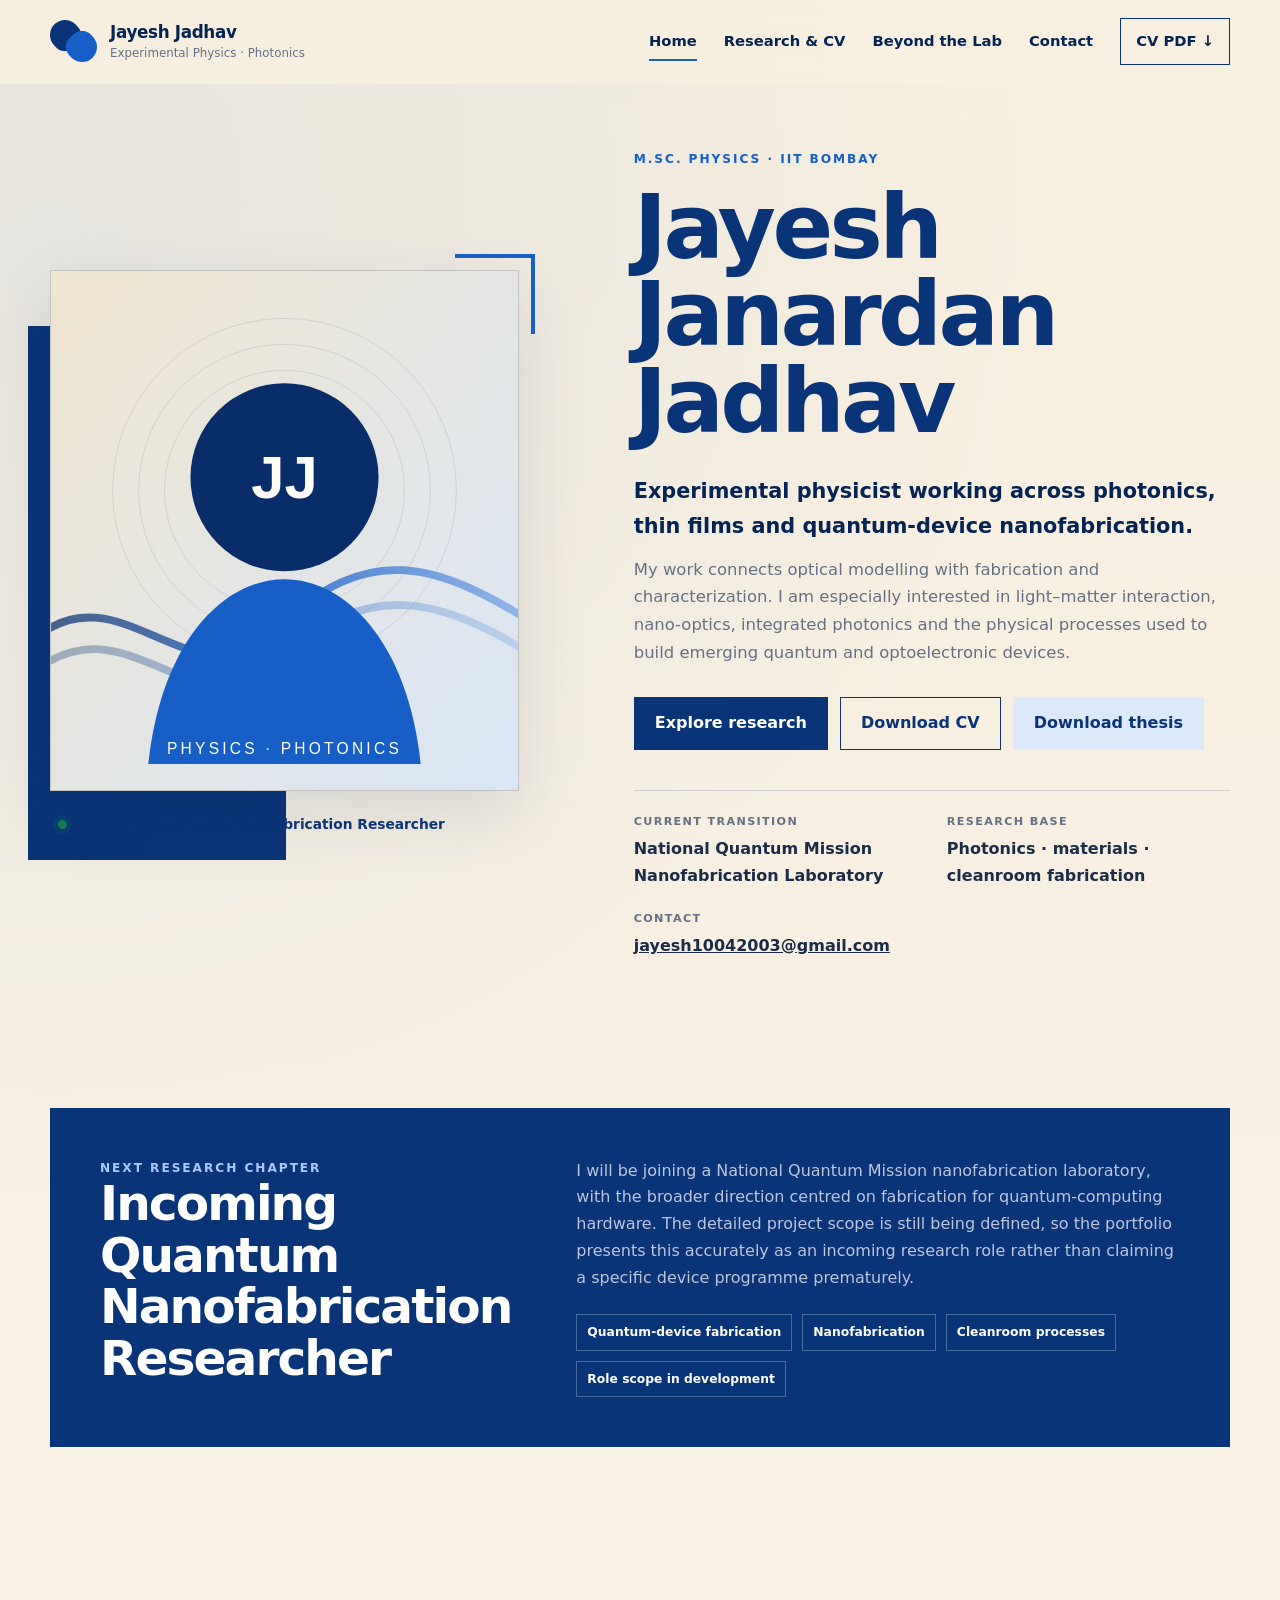
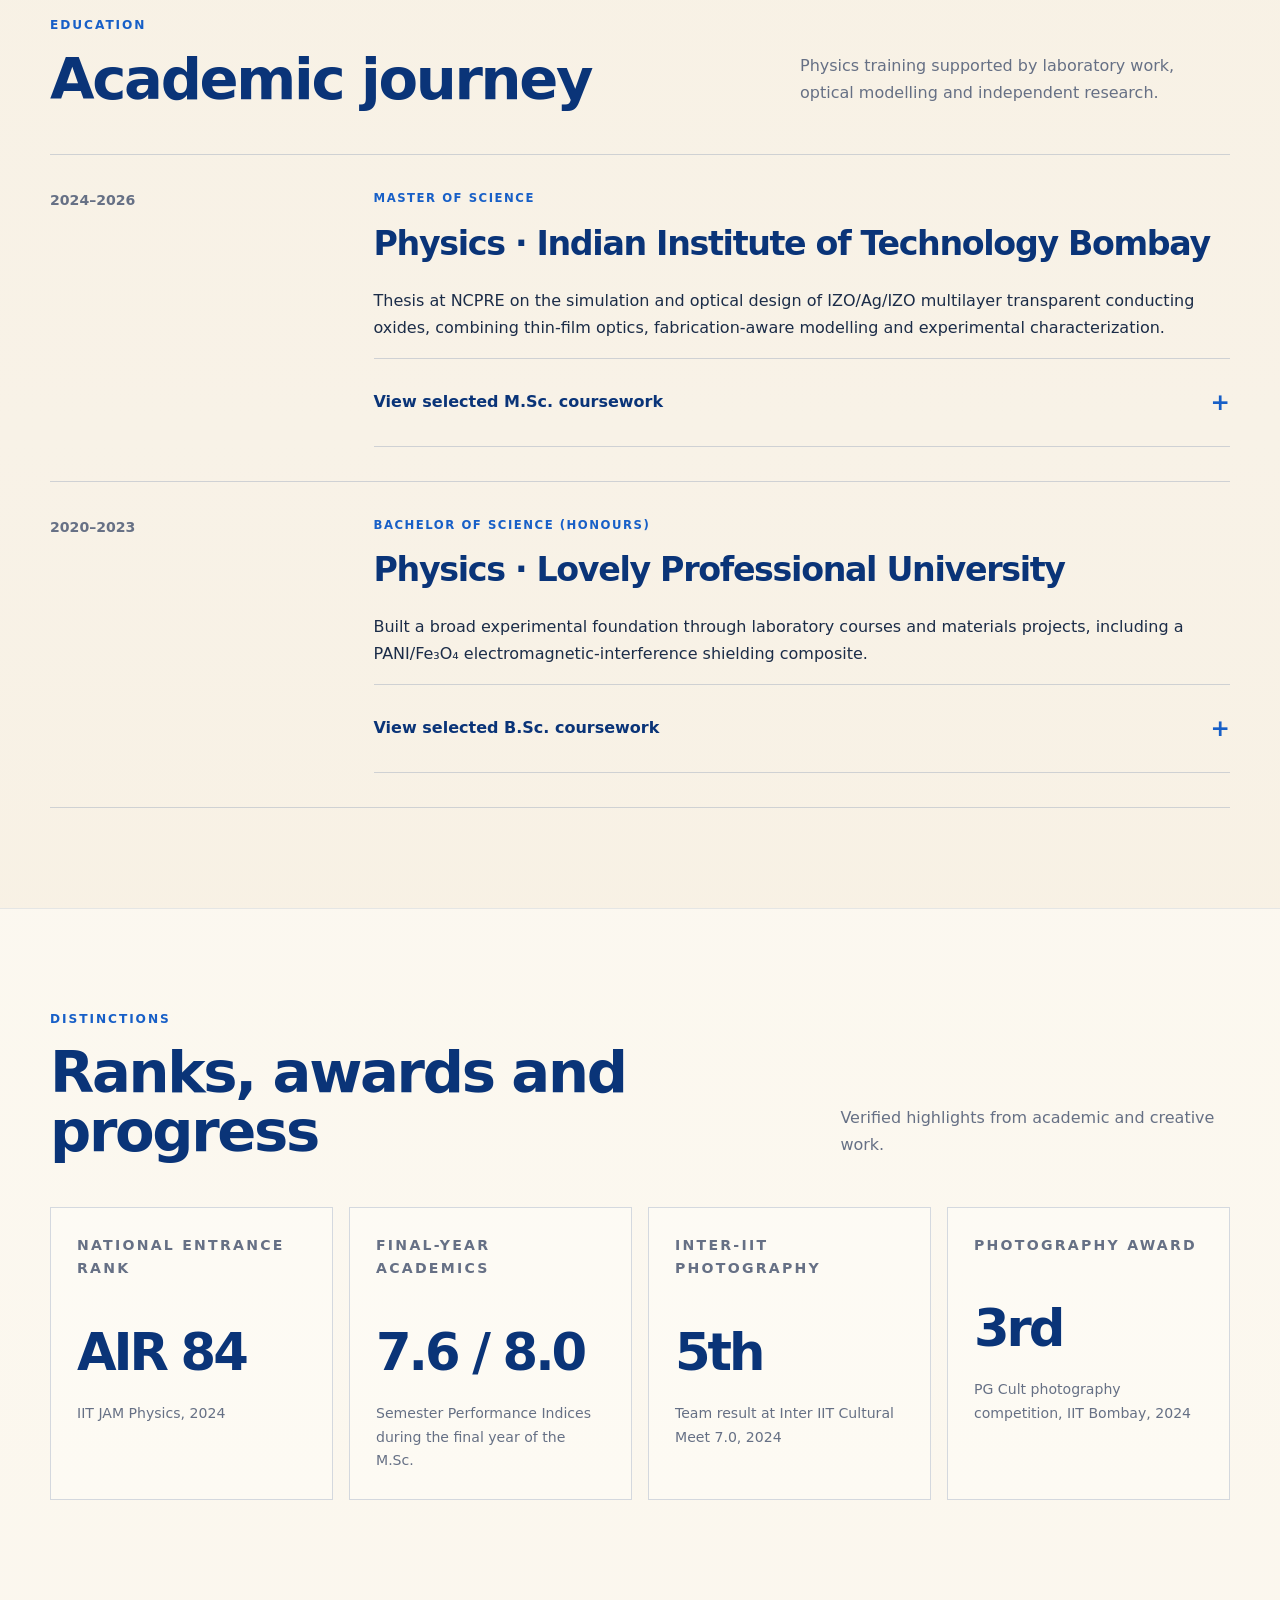
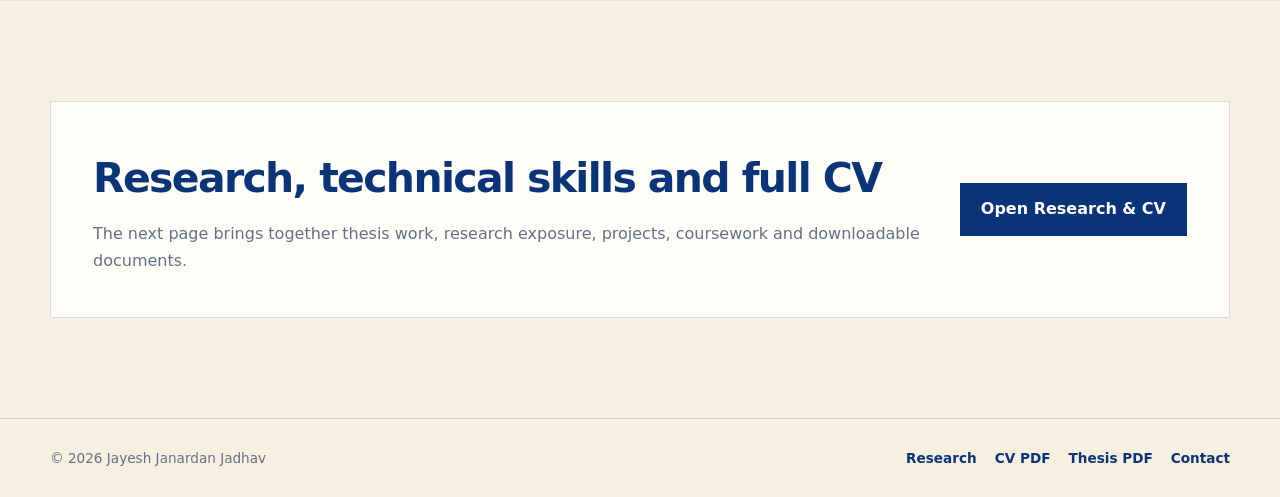
<file: index.html>
<!DOCTYPE html><html lang="en"><head><meta charset="UTF-8"><meta name="viewport" content="width=device-width, initial-scale=1.0"><meta name="description" content="Research portfolio of Jayesh Janardan Jadhav: photonics, thin-film optics, spectroscopy and quantum nanofabrication."><meta name="theme-color" content="#0a3478"><script>document.documentElement.classList.add("js")</script><title>Jayesh Jadhav | Physics Research Portfolio</title><link rel="stylesheet" href="assets/style.css"></head><body><a class="skip-link" href="#main-content">Skip to content</a>
<header class="site-header"><div class="container nav-wrap">
<a class="brand" href="index.html" aria-label="Jayesh Jadhav home"><span class="brand-mark" aria-hidden="true"><i></i><i></i></span><span class="brand-copy"><strong>Jayesh Jadhav</strong><small>Experimental Physics · Photonics</small></span></a>
<button class="menu-toggle" type="button" aria-expanded="false" aria-controls="site-nav"><span class="sr-only">Toggle navigation</span><span></span><span></span></button>
<nav class="site-nav" id="site-nav" aria-label="Primary navigation"><a class="active" href="index.html">Home</a><a class="" href="research.html">Research & CV</a><a class="" href="hobbies.html">Beyond the Lab</a><a class="" href="contact.html">Contact</a><a class="nav-download" href="downloads/Jayesh_Jadhav_CV.pdf" download>CV PDF ↓</a></nav>
</div></header><main id="main-content">
<section class="hero-home"><div class="container hero-grid">
  <div class="portrait-shell reveal"><div class="portrait-accent" aria-hidden="true"></div><img src="assets/profile-placeholder.svg" alt="Portrait placeholder for Jayesh Jadhav"><div class="status-line"><span class="status-dot" aria-hidden="true"></span>Incoming Quantum Nanofabrication Researcher</div></div>
  <div class="hero-copy reveal"><p class="eyebrow">M.Sc. Physics · IIT Bombay</p><h1>Jayesh<br>Janardan Jadhav</h1><p class="hero-role">Experimental physicist working across photonics, thin films and quantum-device nanofabrication.</p><p class="hero-summary">My work connects optical modelling with fabrication and characterization. I am especially interested in light–matter interaction, nano-optics, integrated photonics and the physical processes used to build emerging quantum and optoelectronic devices.</p>
  <div class="actions"><a class="button button-primary" href="research.html">Explore research</a><a class="button button-secondary" href="downloads/Jayesh_Jadhav_CV.pdf" download>Download CV</a><a class="button button-soft" href="downloads/Jayesh_Jadhav_MSc_Thesis.pdf" download>Download thesis</a></div>
  <dl class="hero-facts"><div><dt>Current transition</dt><dd>National Quantum Mission Nanofabrication Laboratory</dd></div><div><dt>Research base</dt><dd>Photonics · materials · cleanroom fabrication</dd></div><div><dt>Contact</dt><dd><a href="mailto:jayesh10042003@gmail.com">jayesh10042003@gmail.com</a></dd></div></dl>
  </div>
</div></section>


<section class="section-tight"><div class="container role-banner reveal"><div><p class="eyebrow">Next research chapter</p><h2>Incoming Quantum Nanofabrication Researcher</h2></div><div><p>I will be joining a National Quantum Mission nanofabrication laboratory, with the broader direction centred on fabrication for quantum-computing hardware. The detailed project scope is still being defined, so the portfolio presents this accurately as an incoming research role rather than claiming a specific device programme prematurely.</p><div class="role-meta"><span>Quantum-device fabrication</span><span>Nanofabrication</span><span>Cleanroom processes</span><span>Role scope in development</span></div></div></div></section>

<section class="section"><div class="container"><div class="section-heading inline reveal"><div><p class="eyebrow">Education</p><h2>Academic journey</h2></div><p>Physics training supported by laboratory work, optical modelling and independent research.</p></div><div class="timeline">
<article class="timeline-item reveal"><div class="timeline-date">2024–2026</div><div><p class="timeline-label">Master of Science</p><h3>Physics · Indian Institute of Technology Bombay</h3><p>Thesis at NCPRE on the simulation and optical design of IZO/Ag/IZO multilayer transparent conducting oxides, combining thin-film optics, fabrication-aware modelling and experimental characterization.</p>
<div class="coursework accordion"><details><summary>View selected M.Sc. coursework</summary><div class="details-body"><ul class="course-grid"><li>Quantum Mechanics I &amp; II</li><li>Electromagnetic Theory I &amp; II</li><li>Statistical Physics</li><li>Introduction to Condensed Matter Physics</li><li>Photonics and Engineering</li><li>Light–Matter Interaction</li><li>Ultrafast Sciences</li><li>Electronics and experimental physics laboratories</li></ul></div></details></div>
</div></article>
<article class="timeline-item reveal"><div class="timeline-date">2020–2023</div><div><p class="timeline-label">Bachelor of Science (Honours)</p><h3>Physics · Lovely Professional University</h3><p>Built a broad experimental foundation through laboratory courses and materials projects, including a PANI/Fe₃O₄ electromagnetic-interference shielding composite.</p>
<div class="coursework accordion"><details><summary>View selected B.Sc. coursework</summary><div class="details-body"><ul class="course-grid"><li>Classical Mechanics</li><li>Quantum Mechanics</li><li>Electromagnetic Theory</li><li>Optics</li><li>Solid-State Physics</li><li>Electronics</li><li>Mathematical Physics</li><li>Statistical Mechanics</li></ul></div></details></div>
</div></article>
</div></div></section>

<section class="section highlight-section"><div class="container"><div class="section-heading inline reveal"><div><p class="eyebrow">Distinctions</p><h2>Ranks, awards and progress</h2></div><p>Verified highlights from academic and creative work.</p></div><div class="metric-grid">
<article class="metric-card reveal"><p class="eyebrow">National entrance rank</p><span class="value">AIR 84</span><p>IIT JAM Physics, 2024</p></article>
<article class="metric-card reveal"><p class="eyebrow">Final-year academics</p><span class="value">7.6 / 8.0</span><p>Semester Performance Indices during the final year of the M.Sc.</p></article>
<article class="metric-card reveal"><p class="eyebrow">Inter-IIT photography</p><span class="value">5th</span><p>Team result at Inter IIT Cultural Meet 7.0, 2024</p></article>
<article class="metric-card reveal"><p class="eyebrow">Photography award</p><span class="value">3rd</span><p>PG Cult photography competition, IIT Bombay, 2024</p></article>
</div></div></section>

<section class="section"><div class="container cta reveal"><div><h2>Research, technical skills and full CV</h2><p>The next page brings together thesis work, research exposure, projects, coursework and downloadable documents.</p></div><a class="button button-primary" href="research.html">Open Research & CV</a></div></section>
</main><footer class="site-footer"><div class="container"><p>© <span id="year"></span> Jayesh Janardan Jadhav</p><nav aria-label="Footer navigation"><a href="research.html">Research</a><a href="downloads/Jayesh_Jadhav_CV.pdf" download>CV PDF</a><a href="downloads/Jayesh_Jadhav_MSc_Thesis.pdf" download>Thesis PDF</a><a href="contact.html">Contact</a></nav></div></footer><script src="assets/script.js"></script></body></html>
</file>
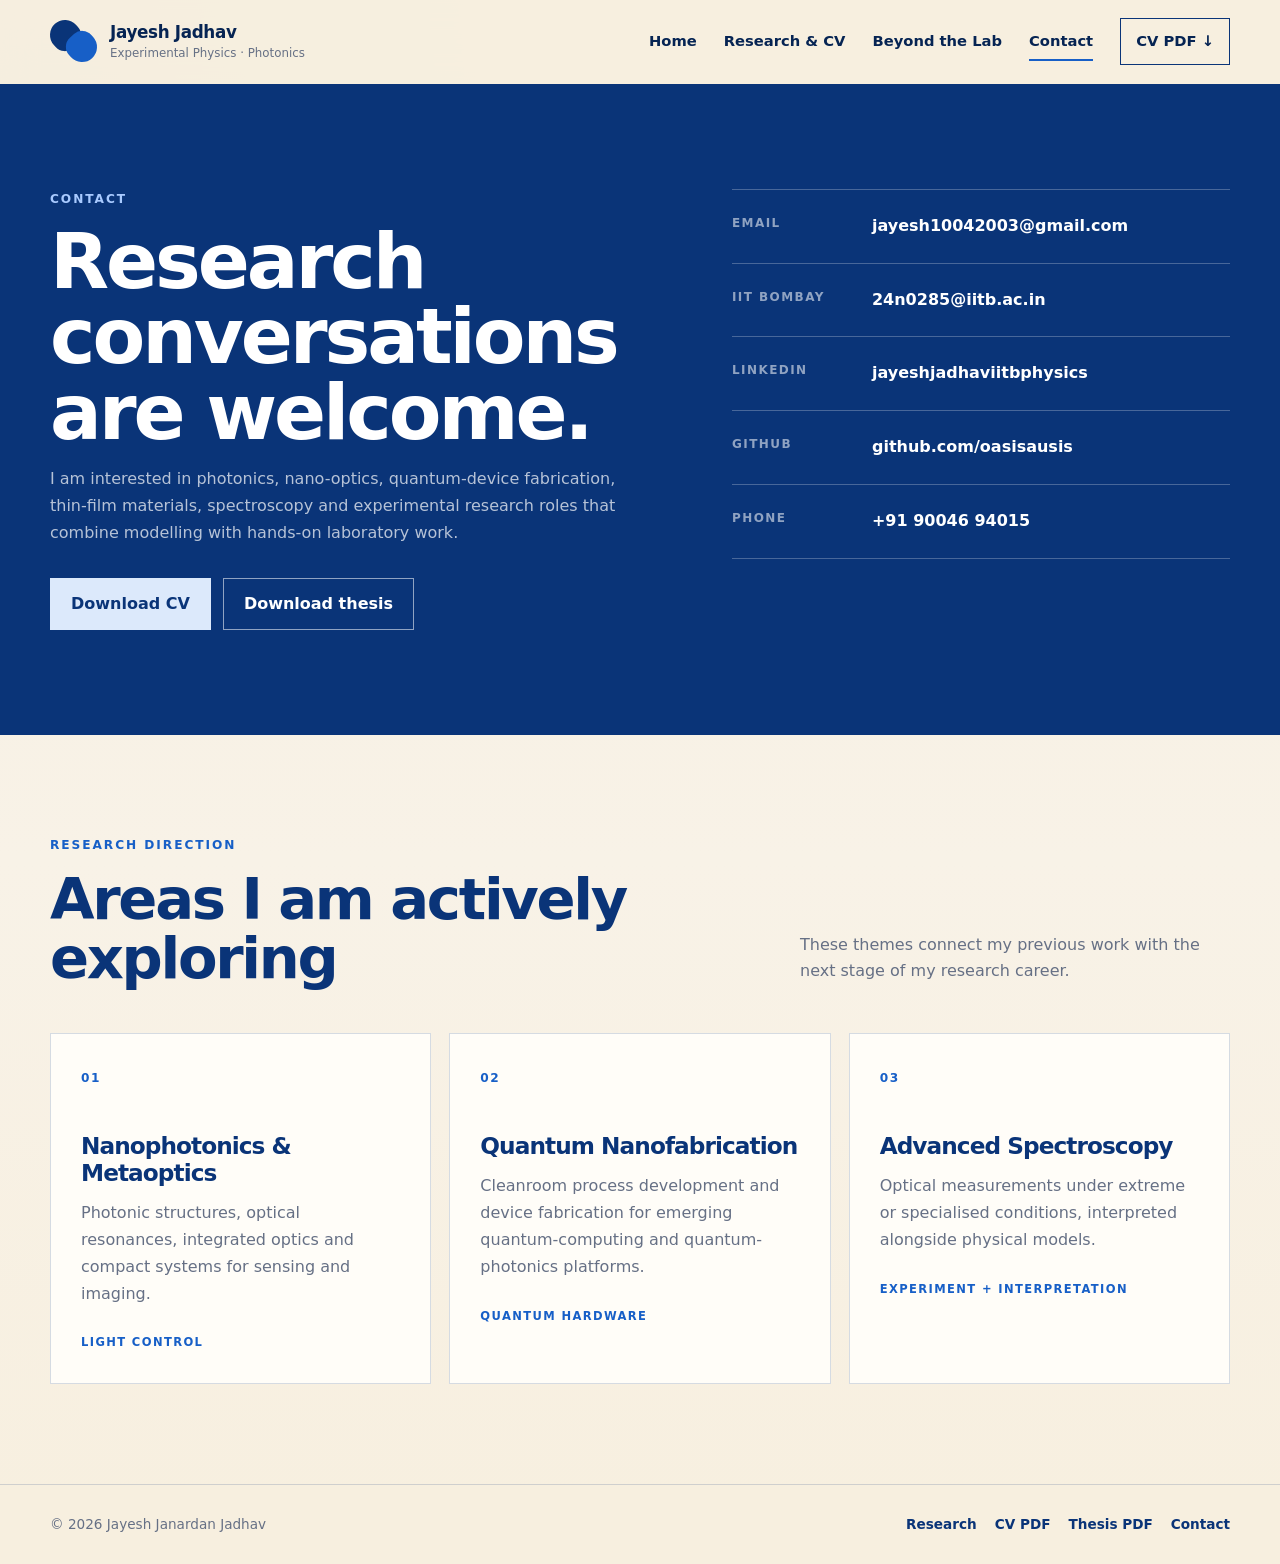
<file: contact.html>
<!DOCTYPE html><html lang="en"><head><meta charset="UTF-8"><meta name="viewport" content="width=device-width, initial-scale=1.0"><meta name="description" content="Contact details and research interests of Jayesh Jadhav."><meta name="theme-color" content="#0a3478"><script>document.documentElement.classList.add("js")</script><title>Contact | Jayesh Jadhav</title><link rel="stylesheet" href="assets/style.css"></head><body><a class="skip-link" href="#main-content">Skip to content</a>
<header class="site-header"><div class="container nav-wrap">
<a class="brand" href="index.html" aria-label="Jayesh Jadhav home"><span class="brand-mark" aria-hidden="true"><i></i><i></i></span><span class="brand-copy"><strong>Jayesh Jadhav</strong><small>Experimental Physics · Photonics</small></span></a>
<button class="menu-toggle" type="button" aria-expanded="false" aria-controls="site-nav"><span class="sr-only">Toggle navigation</span><span></span><span></span></button>
<nav class="site-nav" id="site-nav" aria-label="Primary navigation"><a class="" href="index.html">Home</a><a class="" href="research.html">Research & CV</a><a class="" href="hobbies.html">Beyond the Lab</a><a class="active" href="contact.html">Contact</a><a class="nav-download" href="downloads/Jayesh_Jadhav_CV.pdf" download>CV PDF ↓</a></nav>
</div></header><main id="main-content">
<section class="contact-hero"><div class="container contact-grid"><div class="reveal"><p class="eyebrow">Contact</p><h1>Research conversations are welcome.</h1><p>I am interested in photonics, nano-optics, quantum-device fabrication, thin-film materials, spectroscopy and experimental research roles that combine modelling with hands-on laboratory work.</p><div class="actions"><a class="button button-soft" href="downloads/Jayesh_Jadhav_CV.pdf" download>Download CV</a><a class="button button-secondary" style="border-color:rgba(255,255,255,.55);color:white" href="downloads/Jayesh_Jadhav_MSc_Thesis.pdf" download>Download thesis</a></div></div><div class="contact-list reveal"><a href="mailto:jayesh10042003@gmail.com"><span>Email</span><strong>jayesh10042003@gmail.com</strong></a><a href="mailto:24n0285@iitb.ac.in"><span>IIT Bombay</span><strong>24n0285@iitb.ac.in</strong></a><a href="https://www.linkedin.com/in/jayeshjadhaviitbphysics" target="_blank" rel="noreferrer"><span>LinkedIn</span><strong>jayeshjadhaviitbphysics</strong></a><a href="https://github.com/oasisausis" target="_blank" rel="noreferrer"><span>GitHub</span><strong>github.com/oasisausis</strong></a><a href="tel:+919004694015"><span>Phone</span><strong>+91 90046 94015</strong></a></div></div></section>
<section class="section"><div class="container"><div class="section-heading inline reveal"><div><p class="eyebrow">Research direction</p><h2>Areas I am actively exploring</h2></div><p>These themes connect my previous work with the next stage of my research career.</p></div><div class="card-grid"><article class="info-card reveal"><span class="index">01</span><h3>Nanophotonics & Metaoptics</h3><p>Photonic structures, optical resonances, integrated optics and compact systems for sensing and imaging.</p><span class="meta">Light control</span></article><article class="info-card reveal"><span class="index">02</span><h3>Quantum Nanofabrication</h3><p>Cleanroom process development and device fabrication for emerging quantum-computing and quantum-photonics platforms.</p><span class="meta">Quantum hardware</span></article><article class="info-card reveal"><span class="index">03</span><h3>Advanced Spectroscopy</h3><p>Optical measurements under extreme or specialised conditions, interpreted alongside physical models.</p><span class="meta">Experiment + interpretation</span></article></div></div></section>
</main><footer class="site-footer"><div class="container"><p>© <span id="year"></span> Jayesh Janardan Jadhav</p><nav aria-label="Footer navigation"><a href="research.html">Research</a><a href="downloads/Jayesh_Jadhav_CV.pdf" download>CV PDF</a><a href="downloads/Jayesh_Jadhav_MSc_Thesis.pdf" download>Thesis PDF</a><a href="contact.html">Contact</a></nav></div></footer><script src="assets/script.js"></script></body></html>
</file>
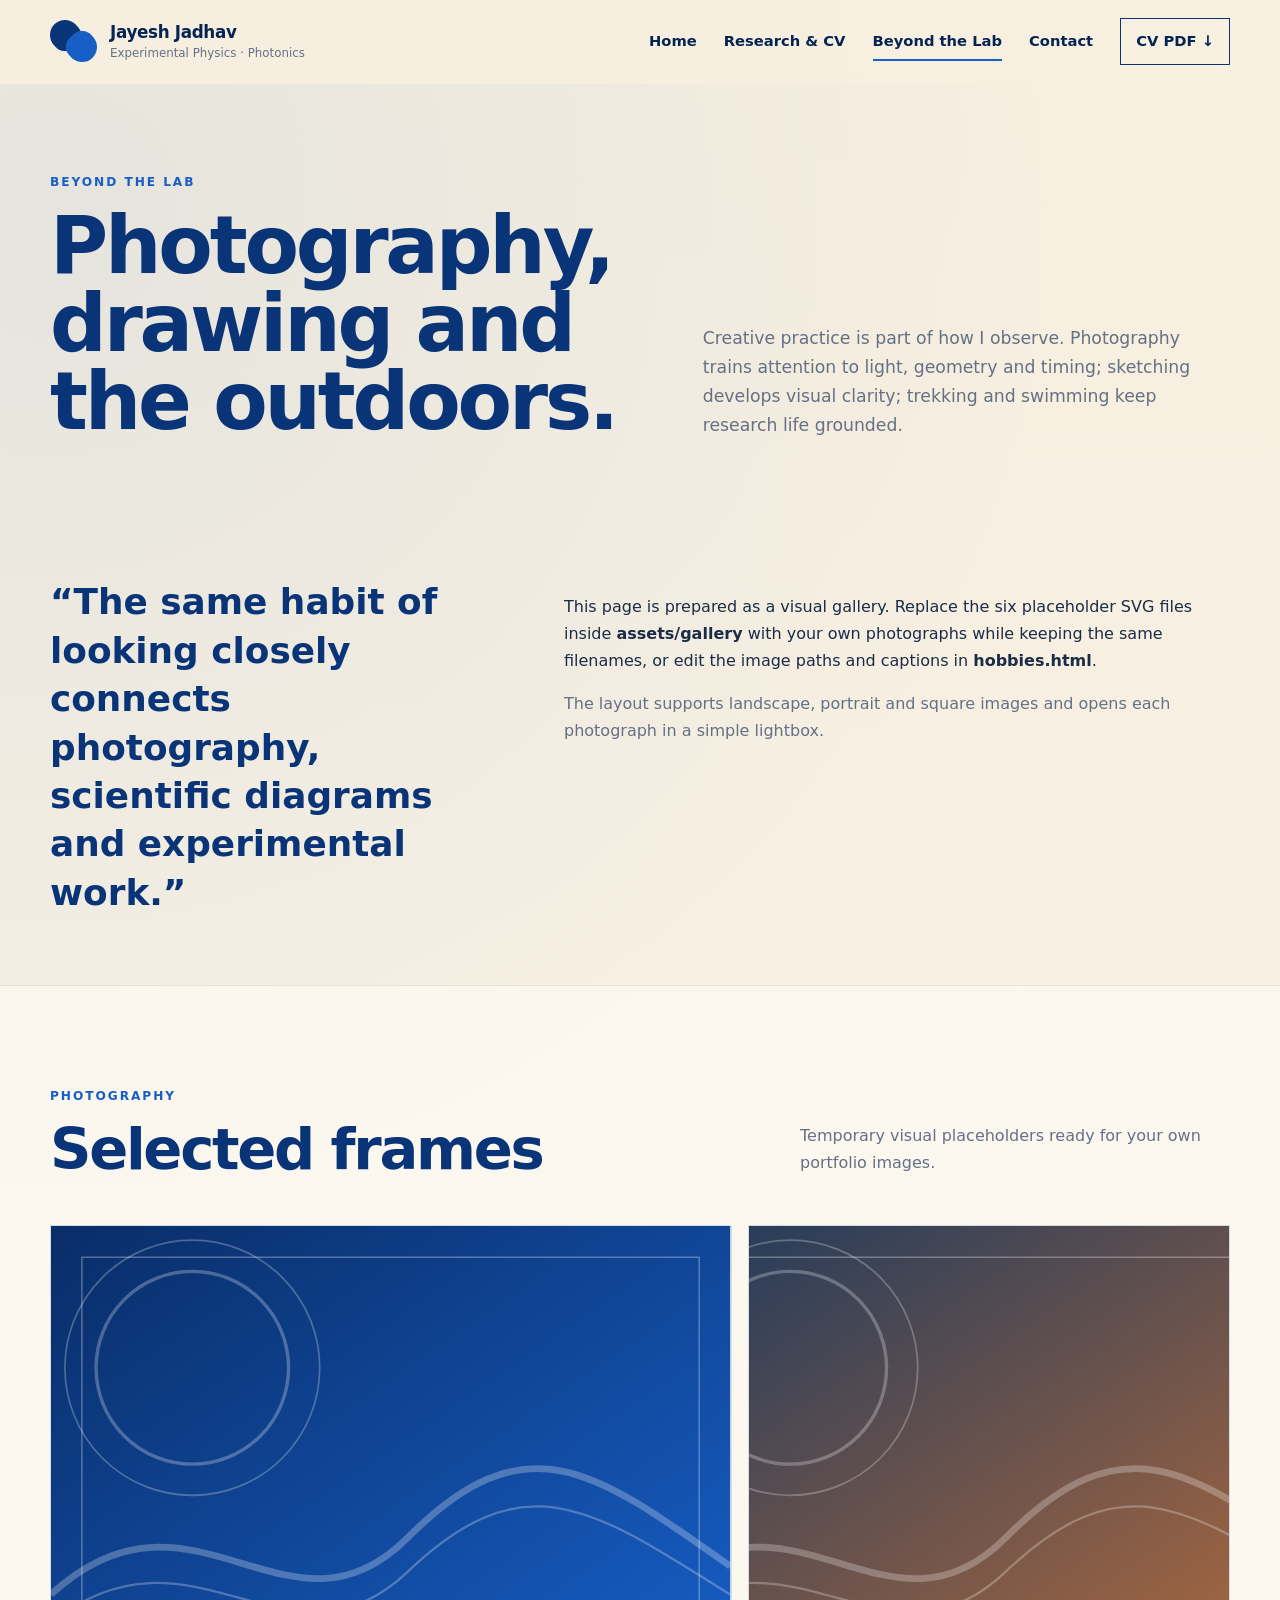
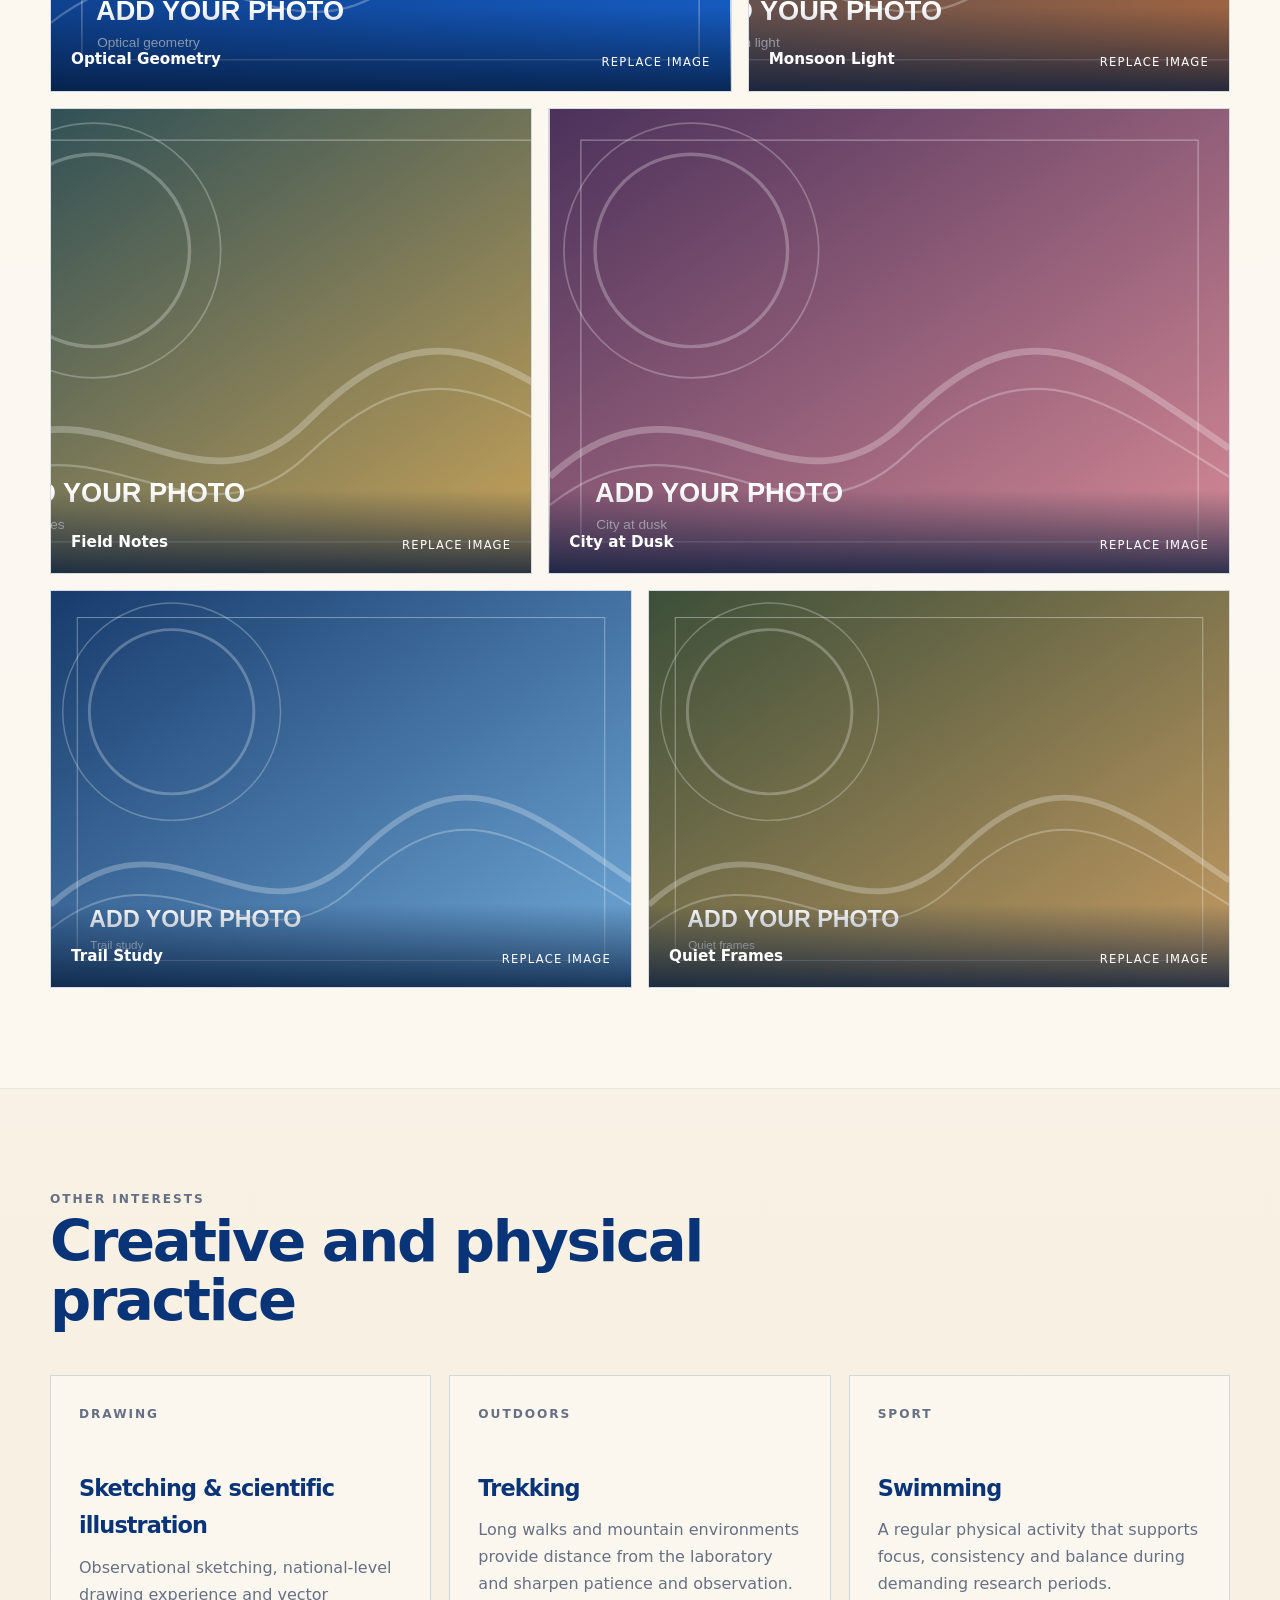
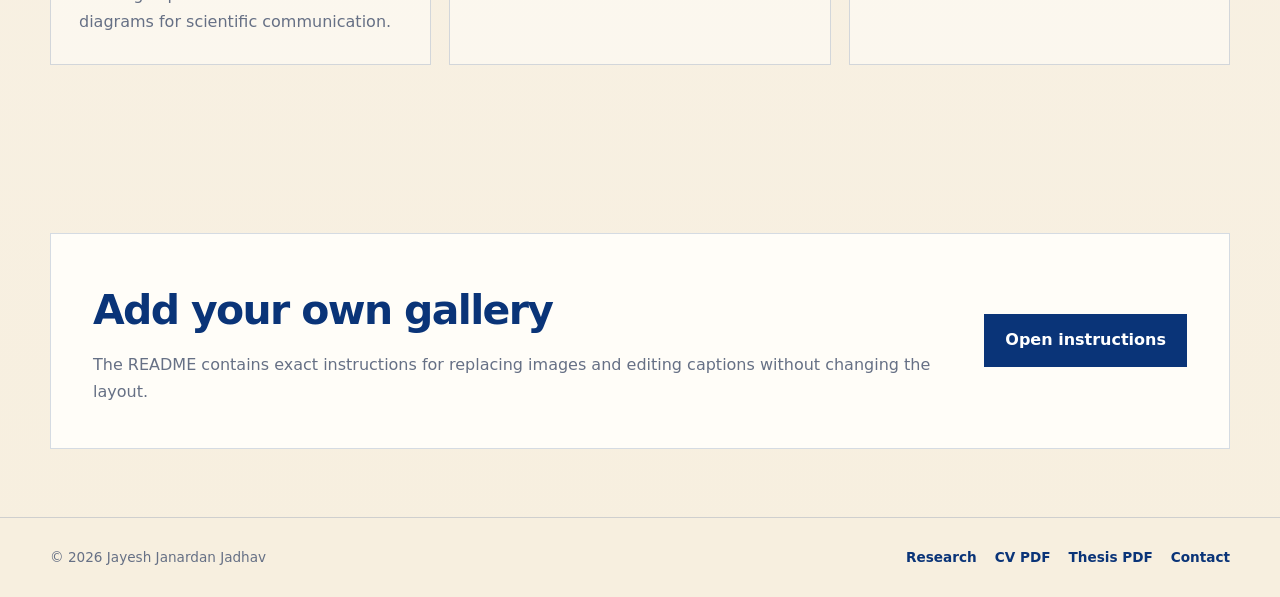
<file: hobbies.html>
<!DOCTYPE html><html lang="en"><head><meta charset="UTF-8"><meta name="viewport" content="width=device-width, initial-scale=1.0"><meta name="description" content="Photography, sketching, trekking and other interests of Jayesh Jadhav."><meta name="theme-color" content="#0a3478"><script>document.documentElement.classList.add("js")</script><title>Beyond the Lab | Jayesh Jadhav</title><link rel="stylesheet" href="assets/style.css"></head><body><a class="skip-link" href="#main-content">Skip to content</a>
<header class="site-header"><div class="container nav-wrap">
<a class="brand" href="index.html" aria-label="Jayesh Jadhav home"><span class="brand-mark" aria-hidden="true"><i></i><i></i></span><span class="brand-copy"><strong>Jayesh Jadhav</strong><small>Experimental Physics · Photonics</small></span></a>
<button class="menu-toggle" type="button" aria-expanded="false" aria-controls="site-nav"><span class="sr-only">Toggle navigation</span><span></span><span></span></button>
<nav class="site-nav" id="site-nav" aria-label="Primary navigation"><a class="" href="index.html">Home</a><a class="" href="research.html">Research & CV</a><a class="active" href="hobbies.html">Beyond the Lab</a><a class="" href="contact.html">Contact</a><a class="nav-download" href="downloads/Jayesh_Jadhav_CV.pdf" download>CV PDF ↓</a></nav>
</div></header><main id="main-content">
<section class="page-hero"><div class="container page-hero-grid"><div class="reveal"><p class="eyebrow">Beyond the Lab</p><h1>Photography, drawing and the outdoors.</h1></div><div class="reveal"><p class="lead">Creative practice is part of how I observe. Photography trains attention to light, geometry and timing; sketching develops visual clarity; trekking and swimming keep research life grounded.</p></div></div></section>

<section class="section-tight"><div class="container gallery-intro"><p class="quote reveal">“The same habit of looking closely connects photography, scientific diagrams and experimental work.”</p><div class="reveal"><p>This page is prepared as a visual gallery. Replace the six placeholder SVG files inside <strong>assets/gallery</strong> with your own photographs while keeping the same filenames, or edit the image paths and captions in <strong>hobbies.html</strong>.</p><p>The layout supports landscape, portrait and square images and opens each photograph in a simple lightbox.</p></div></div></section>

<section class="section highlight-section"><div class="container"><div class="section-heading inline reveal"><div><p class="eyebrow">Photography</p><h2>Selected frames</h2></div><p>Temporary visual placeholders ready for your own portfolio images.</p></div><div class="gallery-grid">
<article class="gallery-card reveal" data-caption="Replace with your own photograph and caption."><img src="assets/gallery/photo-1.svg" alt="Photography placeholder: optical geometry"><div class="gallery-caption"><strong>Optical Geometry</strong><span>Replace image</span></div></article>
<article class="gallery-card reveal" data-caption="Replace with your own photograph and caption."><img src="assets/gallery/photo-2.svg" alt="Photography placeholder: monsoon light"><div class="gallery-caption"><strong>Monsoon Light</strong><span>Replace image</span></div></article>
<article class="gallery-card reveal" data-caption="Replace with your own photograph and caption."><img src="assets/gallery/photo-3.svg" alt="Photography placeholder: field notes"><div class="gallery-caption"><strong>Field Notes</strong><span>Replace image</span></div></article>
<article class="gallery-card reveal" data-caption="Replace with your own photograph and caption."><img src="assets/gallery/photo-4.svg" alt="Photography placeholder: city at dusk"><div class="gallery-caption"><strong>City at Dusk</strong><span>Replace image</span></div></article>
<article class="gallery-card reveal" data-caption="Replace with your own photograph and caption."><img src="assets/gallery/photo-5.svg" alt="Photography placeholder: trail study"><div class="gallery-caption"><strong>Trail Study</strong><span>Replace image</span></div></article>
<article class="gallery-card reveal" data-caption="Replace with your own photograph and caption."><img src="assets/gallery/photo-6.svg" alt="Photography placeholder: quiet frames"><div class="gallery-caption"><strong>Quiet Frames</strong><span>Replace image</span></div></article>
</div></div></section>

<section class="section"><div class="container"><div class="section-heading reveal"><p class="eyebrow">Other interests</p><h2>Creative and physical practice</h2></div><div class="hobby-strip"><article class="hobby-card reveal"><p class="eyebrow">Drawing</p><h3>Sketching & scientific illustration</h3><p>Observational sketching, national-level drawing experience and vector diagrams for scientific communication.</p></article><article class="hobby-card reveal"><p class="eyebrow">Outdoors</p><h3>Trekking</h3><p>Long walks and mountain environments provide distance from the laboratory and sharpen patience and observation.</p></article><article class="hobby-card reveal"><p class="eyebrow">Sport</p><h3>Swimming</h3><p>A regular physical activity that supports focus, consistency and balance during demanding research periods.</p></article></div></div></section>

<section class="section-tight"><div class="container cta reveal"><div><h2>Add your own gallery</h2><p>The README contains exact instructions for replacing images and editing captions without changing the layout.</p></div><a class="button button-primary" href="README.md">Open instructions</a></div></section>
<div class="lightbox" role="dialog" aria-modal="true" aria-label="Photography preview"><button class="lightbox-close" type="button" aria-label="Close image preview">×</button><div class="lightbox-content"><img src="assets/gallery/photo-1.svg" alt="Expanded photograph"><p></p></div></div>
</main><footer class="site-footer"><div class="container"><p>© <span id="year"></span> Jayesh Janardan Jadhav</p><nav aria-label="Footer navigation"><a href="research.html">Research</a><a href="downloads/Jayesh_Jadhav_CV.pdf" download>CV PDF</a><a href="downloads/Jayesh_Jadhav_MSc_Thesis.pdf" download>Thesis PDF</a><a href="contact.html">Contact</a></nav></div></footer><script src="assets/script.js"></script></body></html>
</file>
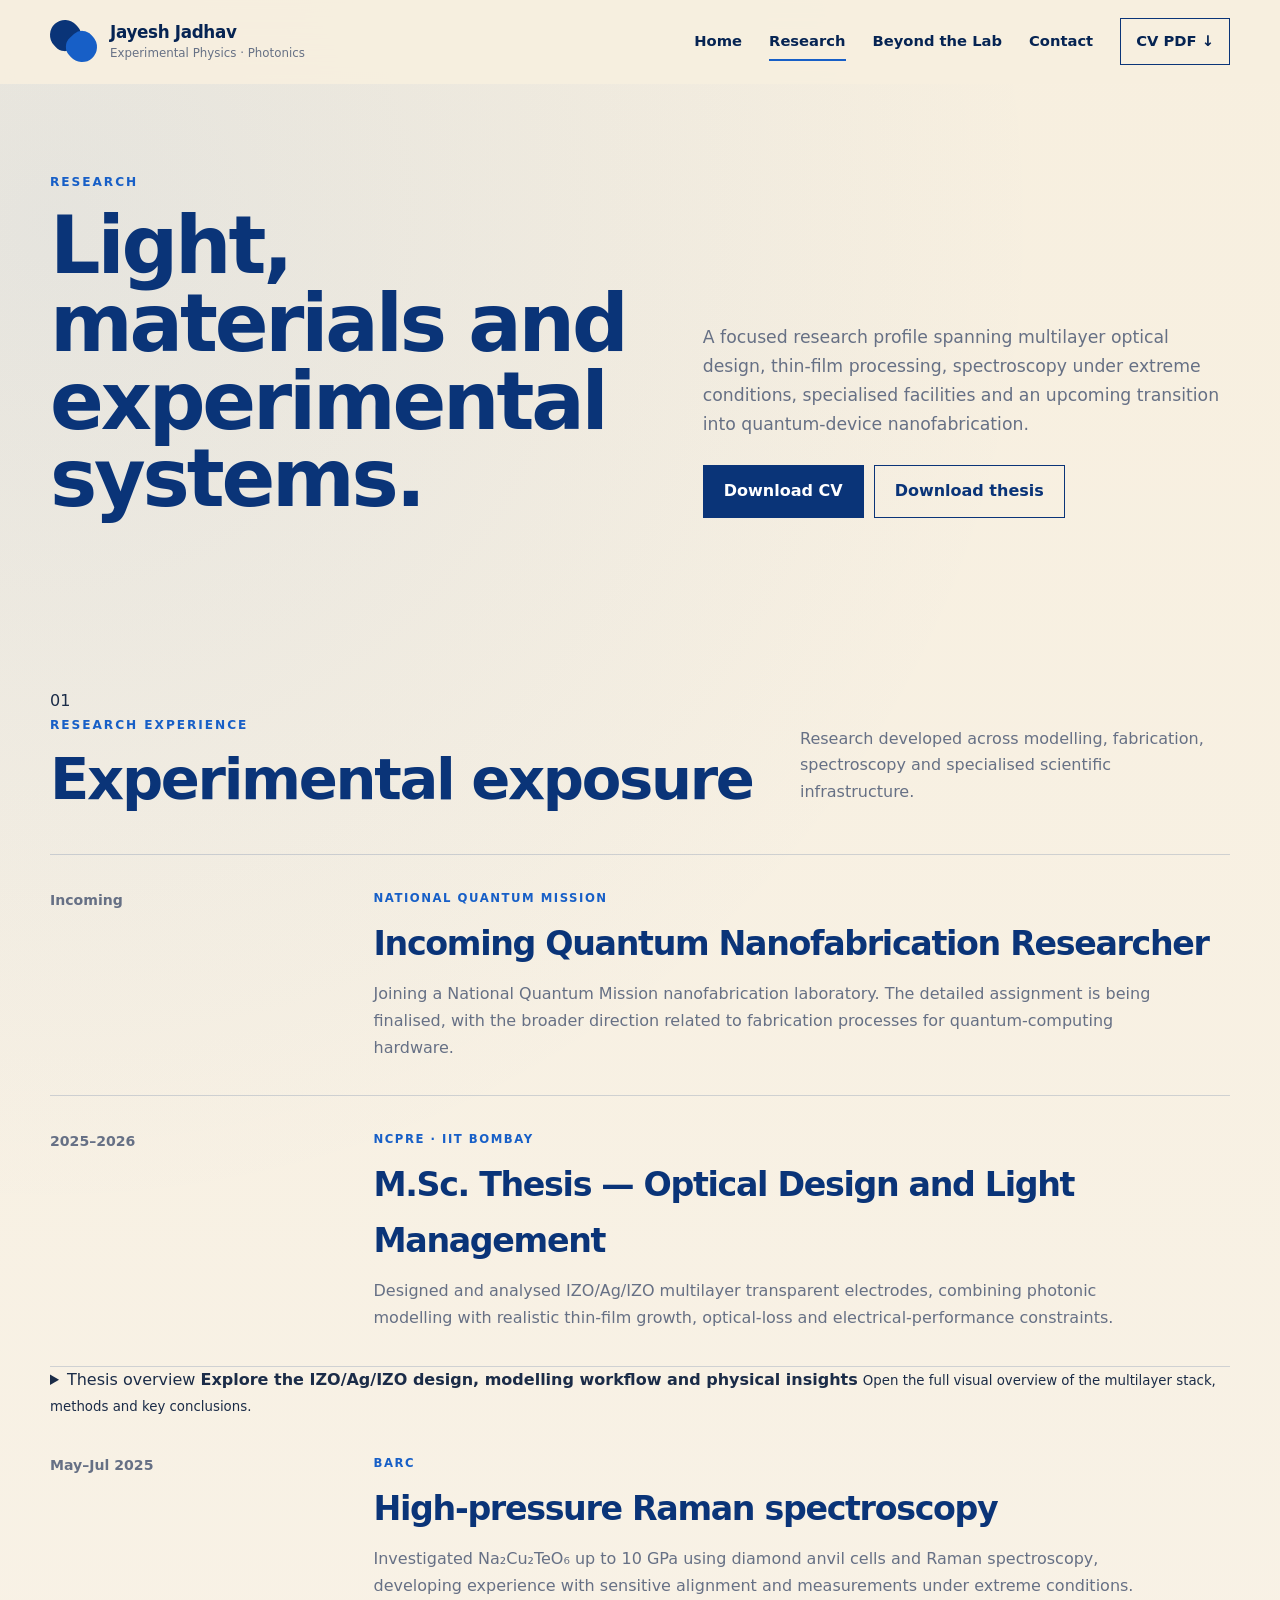
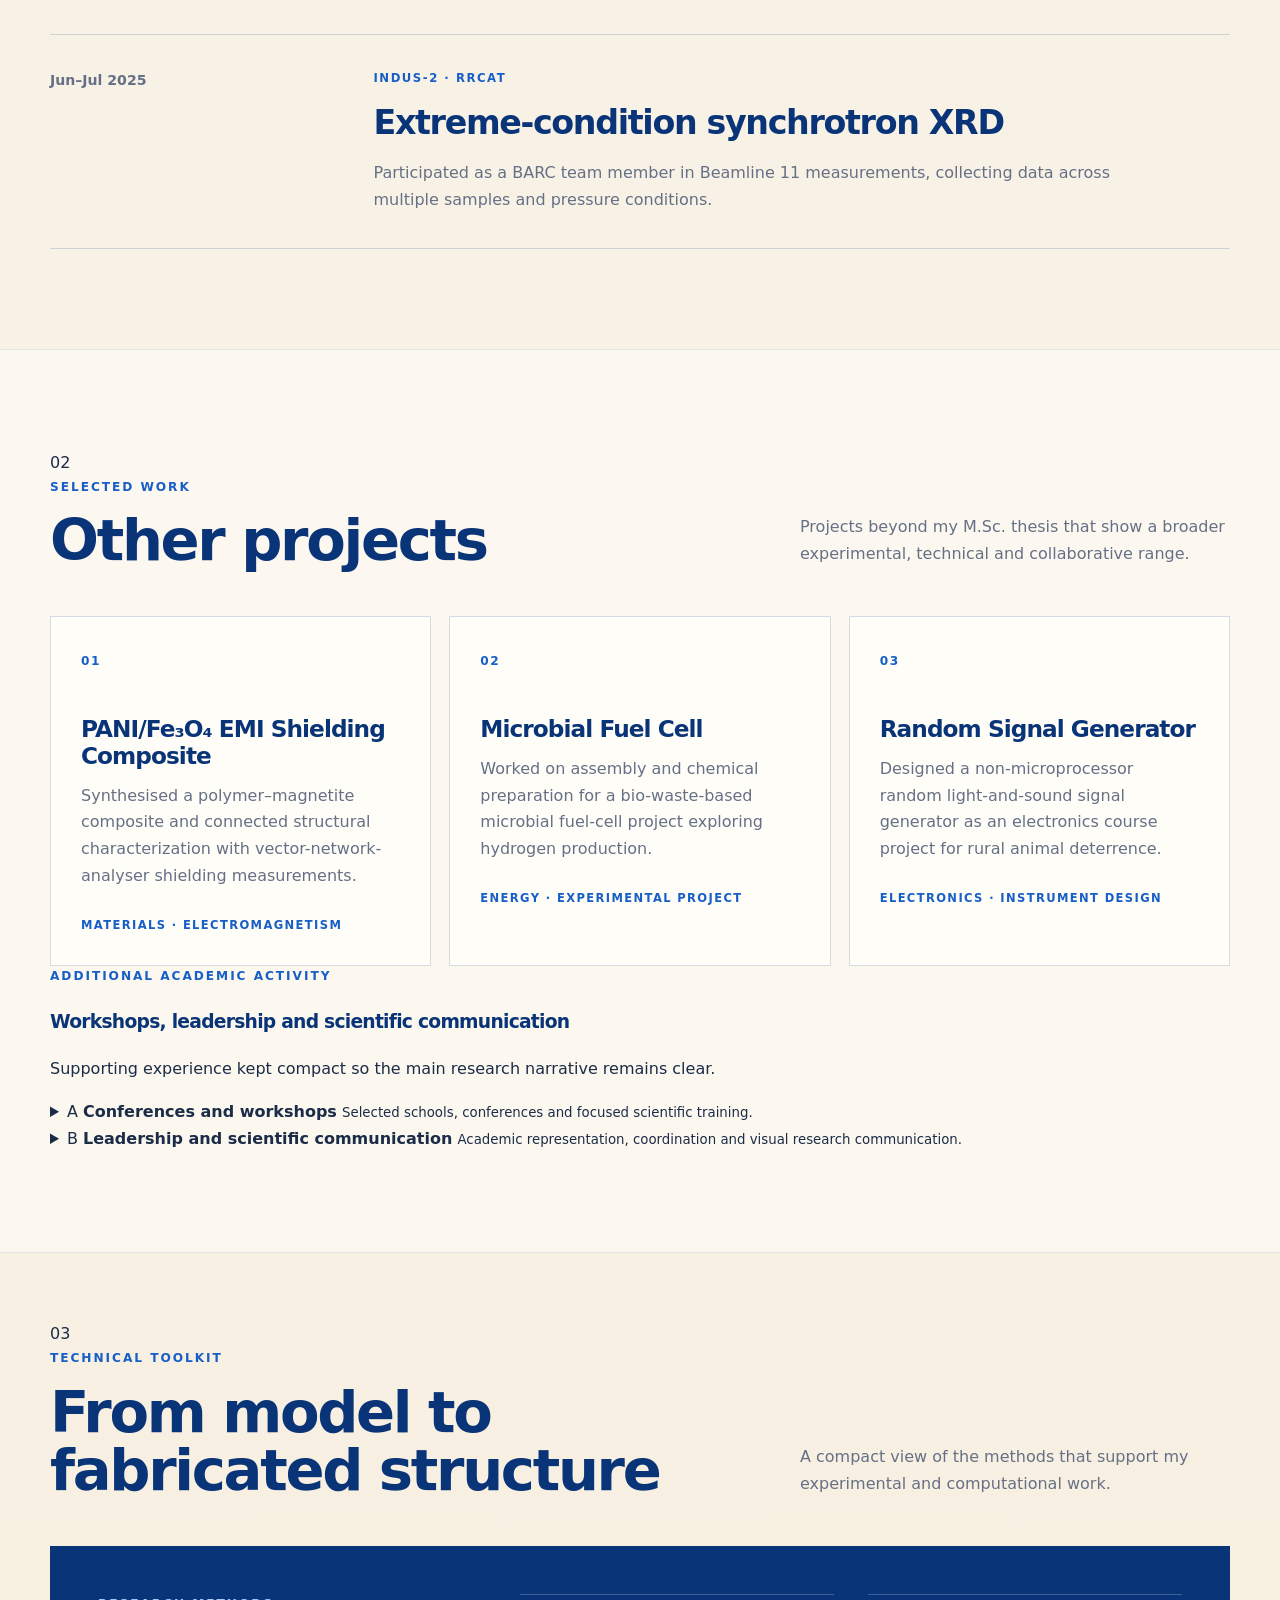
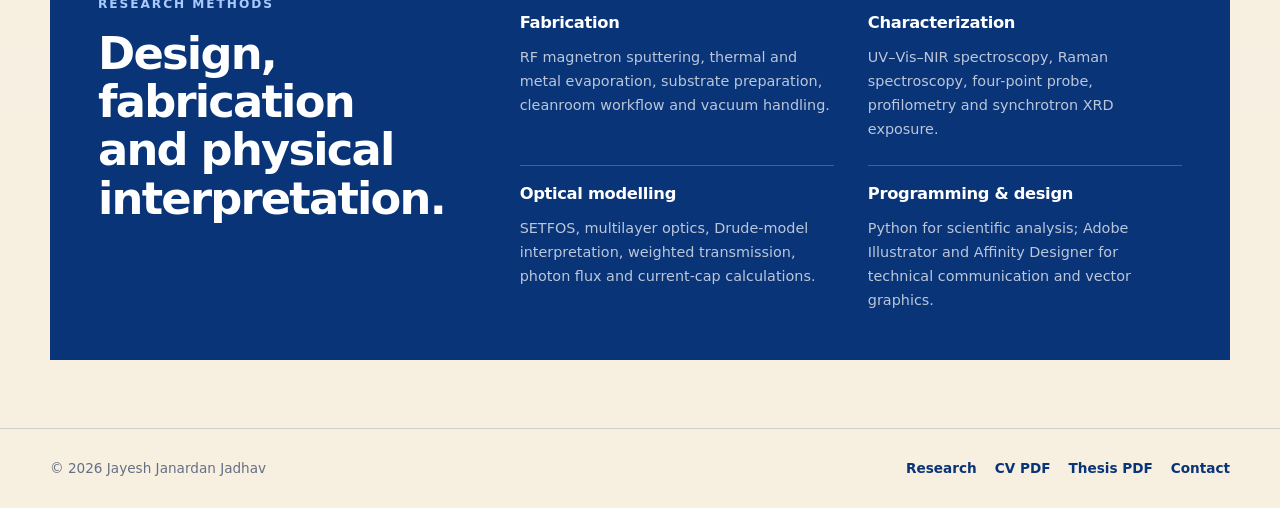
<file: research.html>
<!DOCTYPE html>

<html lang="en">
<head>
<meta charset="utf-8"/>
<meta content="width=device-width, initial-scale=1.0" name="viewport"/>
<meta content="Research experience, M.Sc. thesis, selected projects and technical skills of Jayesh Jadhav." name="description"/>
<meta content="#0a3478" name="theme-color"/>
<script>document.documentElement.classList.add("js")</script>
<title>Research | Jayesh Jadhav</title>
<link href="assets/style.css" rel="stylesheet"/>
</head>
<body>
<a class="skip-link" href="#main-content">Skip to content</a>
<header class="site-header">
<div class="container nav-wrap">
<a aria-label="Jayesh Jadhav home" class="brand" href="index.html">
<span aria-hidden="true" class="brand-mark"><i></i><i></i></span>
<span class="brand-copy"><strong>Jayesh Jadhav</strong><small>Experimental Physics · Photonics</small></span>
</a>
<button aria-controls="site-nav" aria-expanded="false" class="menu-toggle" type="button">
<span class="sr-only">Toggle navigation</span><span></span><span></span>
</button>
<nav aria-label="Primary navigation" class="site-nav" id="site-nav">
<a href="index.html">Home</a>
<a class="active" href="research.html">Research</a>
<a href="hobbies.html">Beyond the Lab</a>
<a href="contact.html">Contact</a>
<a class="nav-download" download="" href="downloads/Jayesh_Jadhav_CV.pdf">CV PDF ↓</a>
</nav>
</div>
</header>
<main id="main-content">
<section class="page-hero">
<div class="container page-hero-grid">
<div class="reveal">
<p class="eyebrow">Research</p>
<h1>Light, materials and experimental systems.</h1>
</div>
<div class="reveal">
<p class="lead">A focused research profile spanning multilayer optical design, thin-film processing, spectroscopy under extreme conditions, specialised facilities and an upcoming transition into quantum-device nanofabrication.</p>
<div class="page-links">
<a class="button button-primary" download="" href="downloads/Jayesh_Jadhav_CV.pdf">Download CV</a>
<a class="button button-secondary" download="" href="downloads/Jayesh_Jadhav_MSc_Thesis.pdf">Download thesis</a>
</div>
</div>
</div>
</section>
<section class="section research-numbered-section" id="experience">
<div class="container">
<div class="section-heading inline numbered-heading reveal">
<div class="heading-cluster">
<span aria-hidden="true" class="section-number">01</span>
<div>
<p class="eyebrow">Research experience</p>
<h2>Experimental exposure</h2>
</div>
</div>
<p>Research developed across modelling, fabrication, spectroscopy and specialised scientific infrastructure.</p>
</div>
<div class="timeline research-timeline">
<article class="timeline-item reveal">
<div class="timeline-date">Incoming</div>
<div>
<p class="timeline-label">National Quantum Mission</p>
<h3>Incoming Quantum Nanofabrication Researcher</h3>
<p>Joining a National Quantum Mission nanofabrication laboratory. The detailed assignment is being finalised, with the broader direction related to fabrication processes for quantum-computing hardware.</p>
</div>
</article>
<article class="timeline-item thesis-intro reveal">
<div class="timeline-date">2025–2026</div>
<div>
<p class="timeline-label">NCPRE · IIT Bombay</p>
<h3>M.Sc. Thesis — Optical Design and Light Management</h3>
<p>Designed and analysed IZO/Ag/IZO multilayer transparent electrodes, combining photonic modelling with realistic thin-film growth, optical-loss and electrical-performance constraints.</p>
</div>
</article>
<details class="thesis-disclosure reveal">
<summary>
<span class="thesis-toggle-label">Thesis overview</span>
<span class="thesis-summary-copy">
<strong>Explore the IZO/Ag/IZO design, modelling workflow and physical insights</strong>
<small>Open the full visual overview of the multilayer stack, methods and key conclusions.</small>
</span>
</summary>
<div class="thesis-panel">
<article class="featured">
<div aria-label="Illustration of an IZO silver IZO multilayer optical stack" class="featured-visual">
<div aria-hidden="true" class="spectrum"></div>
<div class="layer top">IZO</div>
<div class="layer metal">Ag</div>
<div class="layer bottom">IZO</div>
<div aria-hidden="true" class="light-arrow in">↓</div>
<div aria-hidden="true" class="light-arrow out">↓</div>
</div>
<div class="featured-content">
<p class="eyebrow">M.Sc. thesis · NCPRE, IIT Bombay</p>
<h2>Simulation and Optical Design of Multilayer Transparent Conducting Oxides</h2>
<p>I investigated IZO/Ag/IZO oxide–metal–oxide structures as transparent electrodes for photovoltaic devices, with the emphasis gradually shifting toward photonics and the physical interpretation of light propagation through nanoscale multilayers.</p>
<div class="detail-list">
<div><strong>01</strong><p>Built a SETFOS and Python workflow for transmission, reflection, absorption, photon-flux and theoretical current calculations.</p></div>
<div><strong>02</strong><p>Examined non-bulk optical behaviour in sub-10 nm silver using Drude-based interpretation, LSPR considerations and realistic film-growth constraints.</p></div>
<div><strong>03</strong><p>Treated strong simulated gains as theoretical design limits, explicitly separating them from the lower improvements expected after fabrication.</p></div>
<div><strong>04</strong><p>Compared optical performance with electrical requirements through sheet resistance and Haacke figure-of-merit analysis.</p></div>
</div>
<div class="tags"><span>SETFOS</span><span>Python</span><span>Thin-film optics</span><span>RF sputtering</span><span>Metal evaporation</span><span>UV–Vis–NIR</span></div>
</div>
</article>
</div>
</details>
<article class="timeline-item reveal">
<div class="timeline-date">May–Jul 2025</div>
<div>
<p class="timeline-label">BARC</p>
<h3>High-pressure Raman spectroscopy</h3>
<p>Investigated Na₂Cu₂TeO₆ up to 10 GPa using diamond anvil cells and Raman spectroscopy, developing experience with sensitive alignment and measurements under extreme conditions.</p>
</div>
</article>
<article class="timeline-item reveal">
<div class="timeline-date">Jun–Jul 2025</div>
<div>
<p class="timeline-label">INDUS-2 · RRCAT</p>
<h3>Extreme-condition synchrotron XRD</h3>
<p>Participated as a BARC team member in Beamline 11 measurements, collecting data across multiple samples and pressure conditions.</p>
</div>
</article>
</div>
</div>
</section><section class="section highlight-section research-numbered-section" id="projects">
<div class="container">
<div class="section-heading inline numbered-heading reveal">
<div class="heading-cluster">
<span aria-hidden="true" class="section-number">02</span>
<div>
<p class="eyebrow">Selected work</p>
<h2>Other projects</h2>
</div>
</div>
<p>Projects beyond my M.Sc. thesis that show a broader experimental, technical and collaborative range.</p>
</div>
<div class="card-grid">
<article class="info-card reveal"><span class="index">01</span><h3>PANI/Fe₃O₄ EMI Shielding Composite</h3><p>Synthesised a polymer–magnetite composite and connected structural characterization with vector-network-analyser shielding measurements.</p><span class="meta">Materials · Electromagnetism</span></article>
<article class="info-card reveal"><span class="index">02</span><h3>Microbial Fuel Cell</h3><p>Worked on assembly and chemical preparation for a bio-waste-based microbial fuel-cell project exploring hydrogen production.</p><span class="meta">Energy · Experimental project</span></article>
<article class="info-card reveal"><span class="index">03</span><h3>Random Signal Generator</h3><p>Designed a non-microprocessor random light-and-sound signal generator as an electronics course project for rural animal deterrence.</p><span class="meta">Electronics · Instrument design</span></article>
</div>
<div class="academic-activity reveal">
<div class="academic-activity-heading">
<div>
<p class="eyebrow">Additional academic activity</p>
<h3>Workshops, leadership and scientific communication</h3>
</div>
<p>Supporting experience kept compact so the main research narrative remains clear.</p>
</div>
<div class="academic-activity-grid">
<details class="activity-disclosure">
<summary>
<span aria-hidden="true" class="activity-mark">A</span>
<span class="activity-summary-copy">
<strong>Conferences and workshops</strong>
<small>Selected schools, conferences and focused scientific training.</small>
</span>
</summary>
<div class="activity-body"><ul>
<li>Summer School on Optics &amp; Photonics, IIT Delhi, 2025</li>
<li>Fourth International Conference on Recent Advances in Fundamental and Applied Sciences, 2023</li>
<li>Workshop on Testing Aspects of General Relativity, IIT Gandhinagar, 2023</li>
</ul></div>
</details>
<details class="activity-disclosure">
<summary>
<span aria-hidden="true" class="activity-mark">B</span>
<span class="activity-summary-copy">
<strong>Leadership and scientific communication</strong>
<small>Academic representation, coordination and visual research communication.</small>
</span>
</summary>
<div class="activity-body"><ul>
<li>M.Sc. Representative for two IIT Bombay Physics batches.</li>
<li>Class Representative for the first-year M.Sc. Physics cohort.</li>
<li>Experience creating scientific vector diagrams and research communication graphics.</li>
</ul></div>
</details>
</div>
</div>
</div>
</section><section class="section-tight research-numbered-section" id="toolkit">
<div class="container">
<div class="section-heading inline numbered-heading reveal">
<div class="heading-cluster">
<span aria-hidden="true" class="section-number">03</span>
<div>
<p class="eyebrow">Technical toolkit</p>
<h2>From model to fabricated structure</h2>
</div>
</div>
<p>A compact view of the methods that support my experimental and computational work.</p>
</div>
<div class="skill-panel reveal">
<div>
<p class="eyebrow">Research methods</p>
<h2>Design, fabrication and physical interpretation.</h2>
</div>
<div class="skill-grid">
<div><h3>Fabrication</h3><p>RF magnetron sputtering, thermal and metal evaporation, substrate preparation, cleanroom workflow and vacuum handling.</p></div>
<div><h3>Characterization</h3><p>UV–Vis–NIR spectroscopy, Raman spectroscopy, four-point probe, profilometry and synchrotron XRD exposure.</p></div>
<div><h3>Optical modelling</h3><p>SETFOS, multilayer optics, Drude-model interpretation, weighted transmission, photon flux and current-cap calculations.</p></div>
<div><h3>Programming &amp; design</h3><p>Python for scientific analysis; Adobe Illustrator and Affinity Designer for technical communication and vector graphics.</p></div>
</div>
</div>
</div>
</section>


</main>
<footer class="site-footer">
<div class="container">
<p>© <span id="year"></span> Jayesh Janardan Jadhav</p>
<nav aria-label="Footer navigation">
<a href="research.html">Research</a>
<a download="" href="downloads/Jayesh_Jadhav_CV.pdf">CV PDF</a>
<a download="" href="downloads/Jayesh_Jadhav_MSc_Thesis.pdf">Thesis PDF</a>
<a href="contact.html">Contact</a>
</nav>
</div>
</footer>
<script src="assets/script.js"></script>
</body>
</html>
</file>
<file: assets/style.css>
:root {
  --paper: #f7efdf;
  --paper-2: #efe3ca;
  --ink: #0a3478;
  --ink-deep: #062453;
  --accent: #175fc7;
  --accent-soft: #dce9fb;
  --text: #1b2c48;
  --muted: #667085;
  --line: rgba(10, 52, 120, 0.17);
  --white: #fffdf8;
  --green: #187a54;
  --shadow: 0 24px 65px rgba(23, 44, 79, 0.12);
  --max: 1180px;
}

* { box-sizing: border-box; }
html { scroll-behavior: smooth; }
body {
  margin: 0;
  color: var(--text);
  background:
    radial-gradient(circle at 4% 6%, rgba(23,95,199,.08), transparent 27%),
    linear-gradient(180deg, var(--paper) 0%, #f8f2e7 55%, var(--paper) 100%);
  font-family: Inter, ui-sans-serif, system-ui, -apple-system, BlinkMacSystemFont, "Segoe UI", sans-serif;
  line-height: 1.68;
  text-rendering: optimizeLegibility;
}

img { max-width: 100%; display: block; }
a { color: inherit; }
button, a { -webkit-tap-highlight-color: transparent; }
::selection { color: white; background: var(--accent); }

.container { width: min(calc(100% - 40px), var(--max)); margin-inline: auto; }
.section { padding: 100px 0; }
.section-tight { padding: 68px 0; }

.skip-link {
  position: fixed; z-index: 9999; left: 12px; top: 12px;
  transform: translateY(-160%); padding: 10px 14px;
  color: white; background: var(--ink); border-radius: 8px;
}
.skip-link:focus { transform: translateY(0); }
.sr-only { position:absolute; width:1px; height:1px; overflow:hidden; clip:rect(0,0,0,0); white-space:nowrap; }

.site-header {
  position: sticky; top: 0; z-index: 1000;
  padding: 18px 0;
  background: rgba(247, 239, 223, .92);
  border-bottom: 1px solid transparent;
  backdrop-filter: blur(17px);
  transition: padding .18s ease, border-color .18s ease, box-shadow .18s ease;
}
.site-header.scrolled { padding: 11px 0; border-color: var(--line); box-shadow: 0 10px 30px rgba(27,44,72,.06); }
.nav-wrap { display:flex; align-items:center; justify-content:space-between; gap:28px; }
.brand { display:inline-flex; align-items:center; gap:13px; text-decoration:none; }
.brand-mark { position:relative; width:47px; height:42px; }
.brand-mark i { position:absolute; width:30px; height:30px; border-radius:55% 55% 45% 45%; background:var(--ink); }
.brand-mark i:first-child { left:0; top:0; transform:rotate(-42deg); }
.brand-mark i:last-child { right:0; bottom:0; transform:rotate(138deg); background:var(--accent); }
.brand-copy { display:grid; line-height:1.12; }
.brand-copy strong { font-size:1.05rem; letter-spacing:-.02em; color:var(--ink-deep); }
.brand-copy small { margin-top:5px; color:var(--muted); font-size:.74rem; }
.site-nav { display:flex; align-items:center; gap:27px; }
.site-nav a { position:relative; text-decoration:none; font-weight:650; font-size:.92rem; color:var(--ink-deep); padding:7px 0; }
.site-nav a::after { content:""; position:absolute; left:0; right:0; bottom:0; height:2px; background:var(--accent); transform:scaleX(0); transform-origin:right; transition:transform .18s ease; }
.site-nav a:hover::after, .site-nav a.active::after { transform:scaleX(1); transform-origin:left; }
.nav-download { padding:10px 15px !important; border:1px solid var(--ink) !important; }
.nav-download::after { display:none; }
.nav-download:hover { background:var(--ink); color:white; }
.menu-toggle { display:none; width:42px; height:42px; border:0; background:transparent; padding:0; }
.menu-toggle span:not(.sr-only) { display:block; width:24px; height:2px; margin:6px auto; border-radius:8px; background:var(--ink); }

.eyebrow { margin:0 0 15px; color:var(--accent); font-size:.76rem; font-weight:800; letter-spacing:.16em; text-transform:uppercase; }
.display, h1, h2, h3 { color:var(--ink); }
h1, h2, h3 { letter-spacing:-.04em; }
.hero-home { min-height:calc(100vh - 86px); display:flex; align-items:center; padding:65px 0 80px; }
.hero-grid { display:grid; grid-template-columns:minmax(320px,.88fr) minmax(460px,1.12fr); align-items:center; gap:clamp(60px,9vw,130px); }
.portrait-shell { position:relative; max-width:500px; }
.portrait-shell img { position:relative; z-index:2; width:100%; aspect-ratio:.9; object-fit:cover; border:1px solid var(--line); background:#e9e1d1; box-shadow:var(--shadow); }
.portrait-accent { position:absolute; z-index:1; left:-22px; bottom:-22px; width:55%; height:94%; background:var(--ink); }
.portrait-shell::after { content:""; position:absolute; z-index:3; top:-16px; right:-16px; width:76px; height:76px; border-top:4px solid var(--accent); border-right:4px solid var(--accent); }
.status-line { position:relative; z-index:4; display:inline-flex; align-items:center; gap:9px; margin:22px 0 0 8px; color:var(--ink); font-weight:700; font-size:.86rem; }
.status-dot { width:9px; height:9px; border-radius:50%; background:var(--green); box-shadow:0 0 0 5px rgba(24,122,84,.13); }
.hero-copy h1 { margin:0; font-size:clamp(3.65rem,7vw,7rem); line-height:.97; font-weight:850; }
.hero-role { margin:29px 0 12px; color:var(--ink-deep); font-size:clamp(1.04rem,1.7vw,1.3rem); font-weight:750; }
.hero-summary { max-width:680px; margin:0; color:var(--muted); font-size:1.03rem; }
.actions { display:flex; flex-wrap:wrap; gap:12px; margin-top:31px; }
.button { display:inline-flex; min-height:48px; align-items:center; justify-content:center; gap:9px; padding:12px 20px; border:1px solid var(--ink); text-decoration:none; font-weight:750; transition:transform .16s ease, box-shadow .16s ease, background .16s ease; }
.button:hover { transform:translateY(-2px); box-shadow:0 11px 24px rgba(10,52,120,.13); }
.button-primary { color:white; background:var(--ink); }
.button-secondary { color:var(--ink); background:transparent; }
.button-soft { color:var(--ink); background:var(--accent-soft); border-color:transparent; }
.hero-facts { display:grid; grid-template-columns:1fr 1fr; gap:20px 30px; margin:40px 0 0; padding-top:22px; border-top:1px solid var(--line); }
.hero-facts div:last-child { grid-column:1/-1; }
.hero-facts dt { margin-bottom:4px; color:var(--muted); font-size:.7rem; font-weight:800; letter-spacing:.12em; text-transform:uppercase; }
.hero-facts dd { margin:0; font-weight:650; }

.page-hero { padding:88px 0 70px; }
.page-hero-grid { display:grid; grid-template-columns:1.05fr .95fr; align-items:end; gap:70px; }
.page-hero h1 { margin:0; max-width:850px; font-size:clamp(3.25rem,6.2vw,6.6rem); line-height:.98; }
.page-hero p.lead { margin:0; color:var(--muted); font-size:1.08rem; }
.page-links { display:flex; flex-wrap:wrap; gap:10px; margin-top:26px; }

.section-heading { margin-bottom:45px; }
.section-heading.inline { display:flex; align-items:end; justify-content:space-between; gap:35px; }
.section-heading h2 { margin:0; max-width:820px; font-size:clamp(2.25rem,4.5vw,4.8rem); line-height:1.02; }
.section-heading > p, .section-heading.inline > p { max-width:430px; margin:0 0 3px; color:var(--muted); }
.two-col { display:grid; grid-template-columns:minmax(260px,.75fr) minmax(440px,1.25fr); gap:clamp(50px,8vw,125px); }
.prose { color:var(--muted); font-size:1.04rem; }
.prose .lead { color:var(--ink-deep); font-size:clamp(1.25rem,2.1vw,1.62rem); line-height:1.5; font-weight:520; }
.prose p { margin-top:0; margin-bottom:23px; }

.role-banner { display:grid; grid-template-columns:.75fr 1.25fr; gap:65px; padding:50px; color:white; background:var(--ink); }
.role-banner .eyebrow { color:#a9caff; }
.role-banner h2 { margin:0; color:white; font-size:clamp(2rem,3.8vw,3.6rem); line-height:1.06; }
.role-banner p { margin:0; color:rgba(255,255,255,.72); }
.role-meta { display:flex; flex-wrap:wrap; gap:10px; margin-top:22px; }
.role-meta span { padding:7px 10px; border:1px solid rgba(255,255,255,.27); font-size:.77rem; font-weight:700; }

.timeline { border-top:1px solid var(--line); }
.timeline-item { display:grid; grid-template-columns:minmax(145px,.25fr) minmax(0,.75fr); gap:38px; padding:34px 0; border-bottom:1px solid var(--line); }
.timeline-date { color:var(--muted); font-weight:750; font-size:.88rem; }
.timeline-label { margin:0; color:var(--accent); font-size:.73rem; font-weight:800; letter-spacing:.13em; text-transform:uppercase; }
.timeline-item h3 { margin:7px 0 9px; font-size:clamp(1.4rem,2.6vw,2.12rem); }
.timeline-item p:last-child { max-width:780px; margin:0; color:var(--muted); }

.metric-grid { display:grid; grid-template-columns:repeat(4,1fr); gap:16px; }
.metric-card { min-height:185px; padding:26px; border:1px solid var(--line); background:rgba(255,253,248,.58); }
.metric-card .value { display:block; margin:28px 0 7px; color:var(--ink); font-size:clamp(2rem,4vw,3.6rem); font-weight:850; letter-spacing:-.06em; }
.metric-card p { margin:0; color:var(--muted); font-size:.88rem; }

.card-grid { display:grid; grid-template-columns:repeat(3,1fr); gap:18px; }
.info-card { min-height:250px; padding:30px; border:1px solid var(--line); background:var(--white); transition:transform .18s ease, box-shadow .18s ease; }
.info-card:hover { transform:translateY(-5px); box-shadow:var(--shadow); }
.info-card .index { color:var(--accent); font-size:.76rem; font-weight:800; letter-spacing:.13em; }
.info-card h3 { margin:42px 0 13px; font-size:1.45rem; line-height:1.16; }
.info-card p { margin:0; color:var(--muted); }
.info-card .meta { display:block; margin-top:26px; color:var(--accent); font-size:.72rem; font-weight:800; letter-spacing:.12em; text-transform:uppercase; }

.highlight-section { background:rgba(255,253,248,.58); border-block:1px solid rgba(10,52,120,.09); }
.featured { display:grid; grid-template-columns:minmax(300px,.82fr) minmax(470px,1.18fr); overflow:hidden; border:1px solid var(--line); background:var(--white); box-shadow:var(--shadow); }
.featured-visual { position:relative; min-height:570px; overflow:hidden; background:linear-gradient(145deg, rgba(23,95,199,.11), transparent), var(--paper-2); }
.spectrum { position:absolute; top:-20%; right:-18%; width:73%; height:142%; opacity:.84; background:linear-gradient(90deg,#522071,#175fc7,#0ca3b5,#45a65d,#dcb82b,#cb4a29); filter:blur(1px); transform:rotate(18deg); clip-path:polygon(16% 0,100% 0,85% 100%,0 100%); }
.layer { position:absolute; z-index:2; left:12%; width:67%; display:flex; align-items:center; justify-content:center; border:1px solid rgba(255,255,255,.6); box-shadow:0 10px 20px rgba(8,34,75,.12); color:white; font-size:.77rem; font-weight:800; letter-spacing:.12em; }
.layer.top { bottom:43%; height:65px; background:rgba(23,95,199,.78); }
.layer.metal { bottom:calc(43% - 17px); height:17px; background:rgba(230,235,241,.95); color:var(--ink); }
.layer.bottom { bottom:calc(43% - 92px); height:75px; background:rgba(10,52,120,.88); }
.light-arrow { position:absolute; z-index:3; left:43%; color:white; font-size:3rem; }
.light-arrow.in { top:12%; } .light-arrow.out { bottom:12%; }
.featured-content { padding:clamp(34px,5vw,66px); }
.featured-content h2 { margin:10px 0 20px; font-size:clamp(2rem,3.5vw,3.5rem); line-height:1.06; }
.featured-content > p { color:var(--muted); }
.detail-list { display:grid; gap:12px; margin:28px 0; }
.detail-list div { display:grid; grid-template-columns:42px 1fr; gap:12px; padding-top:13px; border-top:1px solid var(--line); }
.detail-list strong { color:var(--accent); }
.detail-list p { margin:0; color:var(--text); }
.tags { display:flex; flex-wrap:wrap; gap:8px; }
.tags span { padding:7px 11px; border:1px solid var(--line); border-radius:999px; color:var(--ink); background:var(--paper); font-size:.77rem; font-weight:750; }

.download-panel { display:grid; grid-template-columns:1fr 1fr; gap:20px; }
.download-card { display:flex; flex-direction:column; min-height:265px; padding:32px; border:1px solid var(--line); background:var(--white); text-decoration:none; transition:transform .18s ease, box-shadow .18s ease; }
.download-card:hover { transform:translateY(-5px); box-shadow:var(--shadow); }
.download-card .file-type { color:var(--accent); font-size:.74rem; font-weight:850; letter-spacing:.14em; text-transform:uppercase; }
.download-card h3 { margin:32px 0 12px; font-size:clamp(1.5rem,2.5vw,2.25rem); }
.download-card p { margin:0; color:var(--muted); }
.download-card .download-line { margin-top:auto; padding-top:28px; color:var(--ink); font-weight:800; }

.skill-panel { display:grid; grid-template-columns:.7fr 1.3fr; gap:65px; padding:48px; color:white; background:var(--ink); }
.skill-panel h2 { margin:0; color:white; font-size:clamp(2rem,3.5vw,3.2rem); line-height:1.08; }
.skill-panel .eyebrow { color:#a9caff; }
.skill-grid { display:grid; grid-template-columns:1fr 1fr; gap:24px 34px; }
.skill-grid div { padding-top:14px; border-top:1px solid rgba(255,255,255,.22); }
.skill-grid h3 { margin:0 0 8px; color:white; font-size:1.02rem; letter-spacing:-.02em; }
.skill-grid p { margin:0; color:rgba(255,255,255,.72); font-size:.9rem; }

.accordion { border-top:1px solid var(--line); }
.accordion details { border-bottom:1px solid var(--line); }
.accordion summary { list-style:none; cursor:pointer; display:flex; align-items:center; justify-content:space-between; gap:25px; padding:24px 0; color:var(--ink); font-weight:800; }
.accordion summary::-webkit-details-marker { display:none; }
.accordion summary::after { content:"+"; font-size:1.45rem; color:var(--accent); }
.accordion details[open] summary::after { content:"−"; }
.accordion .details-body { padding:0 0 27px; color:var(--muted); }
.accordion ul { margin:0; padding-left:20px; }

.gallery-intro { display:grid; grid-template-columns:.8fr 1.2fr; gap:70px; }
.gallery-intro .quote { margin:0; color:var(--ink); font-size:clamp(1.45rem,2.8vw,2.45rem); line-height:1.35; font-weight:650; }
.gallery-intro p:last-child { color:var(--muted); }
.gallery-grid { display:grid; grid-template-columns:repeat(12,1fr); gap:16px; }
.gallery-card { position:relative; overflow:hidden; min-height:280px; border:1px solid var(--line); background:var(--white); cursor:pointer; }
.gallery-card:nth-child(1), .gallery-card:nth-child(4) { grid-column:span 7; }
.gallery-card:nth-child(2), .gallery-card:nth-child(3) { grid-column:span 5; }
.gallery-card:nth-child(5), .gallery-card:nth-child(6) { grid-column:span 6; }
.gallery-card img { width:100%; height:100%; object-fit:cover; transition:transform .35s ease; }
.gallery-card:hover img { transform:scale(1.025); }
.gallery-caption { position:absolute; left:0; right:0; bottom:0; display:flex; align-items:end; justify-content:space-between; gap:12px; padding:40px 20px 18px; color:white; background:linear-gradient(transparent, rgba(5,26,59,.8)); }
.gallery-caption strong { font-size:.95rem; }
.gallery-caption span { font-size:.72rem; text-transform:uppercase; letter-spacing:.11em; }
.hobby-strip { display:grid; grid-template-columns:repeat(3,1fr); gap:18px; }
.hobby-card { min-height:240px; padding:28px; border:1px solid var(--line); background:rgba(255,253,248,.58); }
.hobby-card h3 { margin:45px 0 10px; font-size:1.4rem; }
.hobby-card p { margin:0; color:var(--muted); }

.lightbox { position:fixed; inset:0; z-index:2000; display:none; place-items:center; padding:28px; background:rgba(4,17,39,.88); }
.lightbox.open { display:grid; }
.lightbox-content { max-width:min(1000px,95vw); max-height:90vh; }
.lightbox img { max-width:100%; max-height:80vh; object-fit:contain; background:white; }
.lightbox p { margin:10px 0 0; color:white; text-align:center; }
.lightbox-close { position:absolute; top:20px; right:22px; width:44px; height:44px; border:1px solid rgba(255,255,255,.45); color:white; background:transparent; font-size:1.6rem; cursor:pointer; }

.contact-hero { padding:105px 0; color:white; background:var(--ink); }
.contact-grid { display:grid; grid-template-columns:.85fr 1.15fr; gap:clamp(55px,9vw,120px); align-items:start; }
.contact-hero h1 { margin:0; color:white; font-size:clamp(3rem,6vw,6.2rem); line-height:.98; }
.contact-hero .eyebrow { color:#a9caff; }
.contact-hero p { color:rgba(255,255,255,.7); }
.contact-list { border-top:1px solid rgba(255,255,255,.25); }
.contact-list a { display:grid; grid-template-columns:120px 1fr; gap:20px; padding:23px 0; border-bottom:1px solid rgba(255,255,255,.25); text-decoration:none; transition:padding-left .16s ease, background .16s ease; }
.contact-list a:hover { padding-left:12px; background:rgba(255,255,255,.04); }
.contact-list span { color:rgba(255,255,255,.55); font-size:.75rem; font-weight:800; letter-spacing:.12em; text-transform:uppercase; }
.contact-list strong { overflow-wrap:anywhere; font-weight:650; }

.cta { display:grid; grid-template-columns:1fr auto; gap:28px; align-items:center; padding:42px; border:1px solid var(--line); background:var(--white); }
.cta h2 { margin:0 0 8px; font-size:clamp(1.75rem,3.2vw,3rem); }
.cta p { margin:0; color:var(--muted); }

.site-footer { padding:28px 0; color:var(--muted); background:var(--paper); border-top:1px solid var(--line); }
.site-footer .container { display:flex; align-items:center; justify-content:space-between; gap:20px; font-size:.85rem; }
.site-footer p { margin:0; }
.site-footer nav { display:flex; flex-wrap:wrap; gap:18px; }
.site-footer a { text-decoration:none; color:var(--ink); font-weight:700; }

.reveal { opacity:1; transform:none; }
.js .reveal { opacity:0; transform:translateY(18px); transition:opacity .55s ease, transform .55s ease; }
.js .reveal.visible { opacity:1; transform:none; }

@media (max-width: 940px) {
  .menu-toggle { display:block; }
  .site-nav { position:absolute; top:calc(100% + 1px); left:20px; right:20px; display:none; flex-direction:column; align-items:stretch; gap:0; padding:12px; border:1px solid var(--line); background:var(--paper); box-shadow:var(--shadow); }
  .site-nav.open { display:flex; }
  .site-nav a { padding:12px 14px; }
  .site-nav a::after { display:none; }
  .nav-download { border:0 !important; }
  .hero-home { min-height:auto; }
  .hero-grid, .page-hero-grid, .two-col, .featured, .contact-grid, .gallery-intro { grid-template-columns:1fr; }
  .portrait-shell { width:min(100%,520px); margin-inline:auto; }
  .role-banner, .skill-panel { grid-template-columns:1fr; gap:34px; }
  .metric-grid { grid-template-columns:1fr 1fr; }
  .card-grid { grid-template-columns:1fr; }
}

@media (max-width: 700px) {
  .container { width:min(calc(100% - 28px), var(--max)); }
  .section { padding:76px 0; }
  .brand-copy small { display:none; }
  .hero-home { padding-top:35px; }
  .hero-grid { gap:55px; }
  .hero-copy h1 { font-size:clamp(3rem,16vw,5rem); }
  .hero-facts { grid-template-columns:1fr; }
  .hero-facts div:last-child { grid-column:auto; }
  .section-heading.inline { display:block; }
  .section-heading.inline > p { margin-top:18px; }
  .metric-grid, .download-panel, .skill-grid, .hobby-strip { grid-template-columns:1fr; }
  .timeline-item { grid-template-columns:1fr; gap:9px; }
  .featured-visual { min-height:390px; }
  .role-banner, .skill-panel { padding:32px 24px; }
  .gallery-card, .gallery-card:nth-child(n) { grid-column:span 12; min-height:300px; }
  .cta { grid-template-columns:1fr; padding:30px 24px; }
  .contact-list a { grid-template-columns:1fr; gap:5px; }
  .site-footer .container { align-items:flex-start; flex-direction:column; }
}

@media (prefers-reduced-motion: reduce) {
  html { scroll-behavior:auto; }
  *, *::before, *::after { animation-duration:.01ms !important; transition-duration:.01ms !important; }
  .js .reveal { opacity:1; transform:none; }
}
</file>
